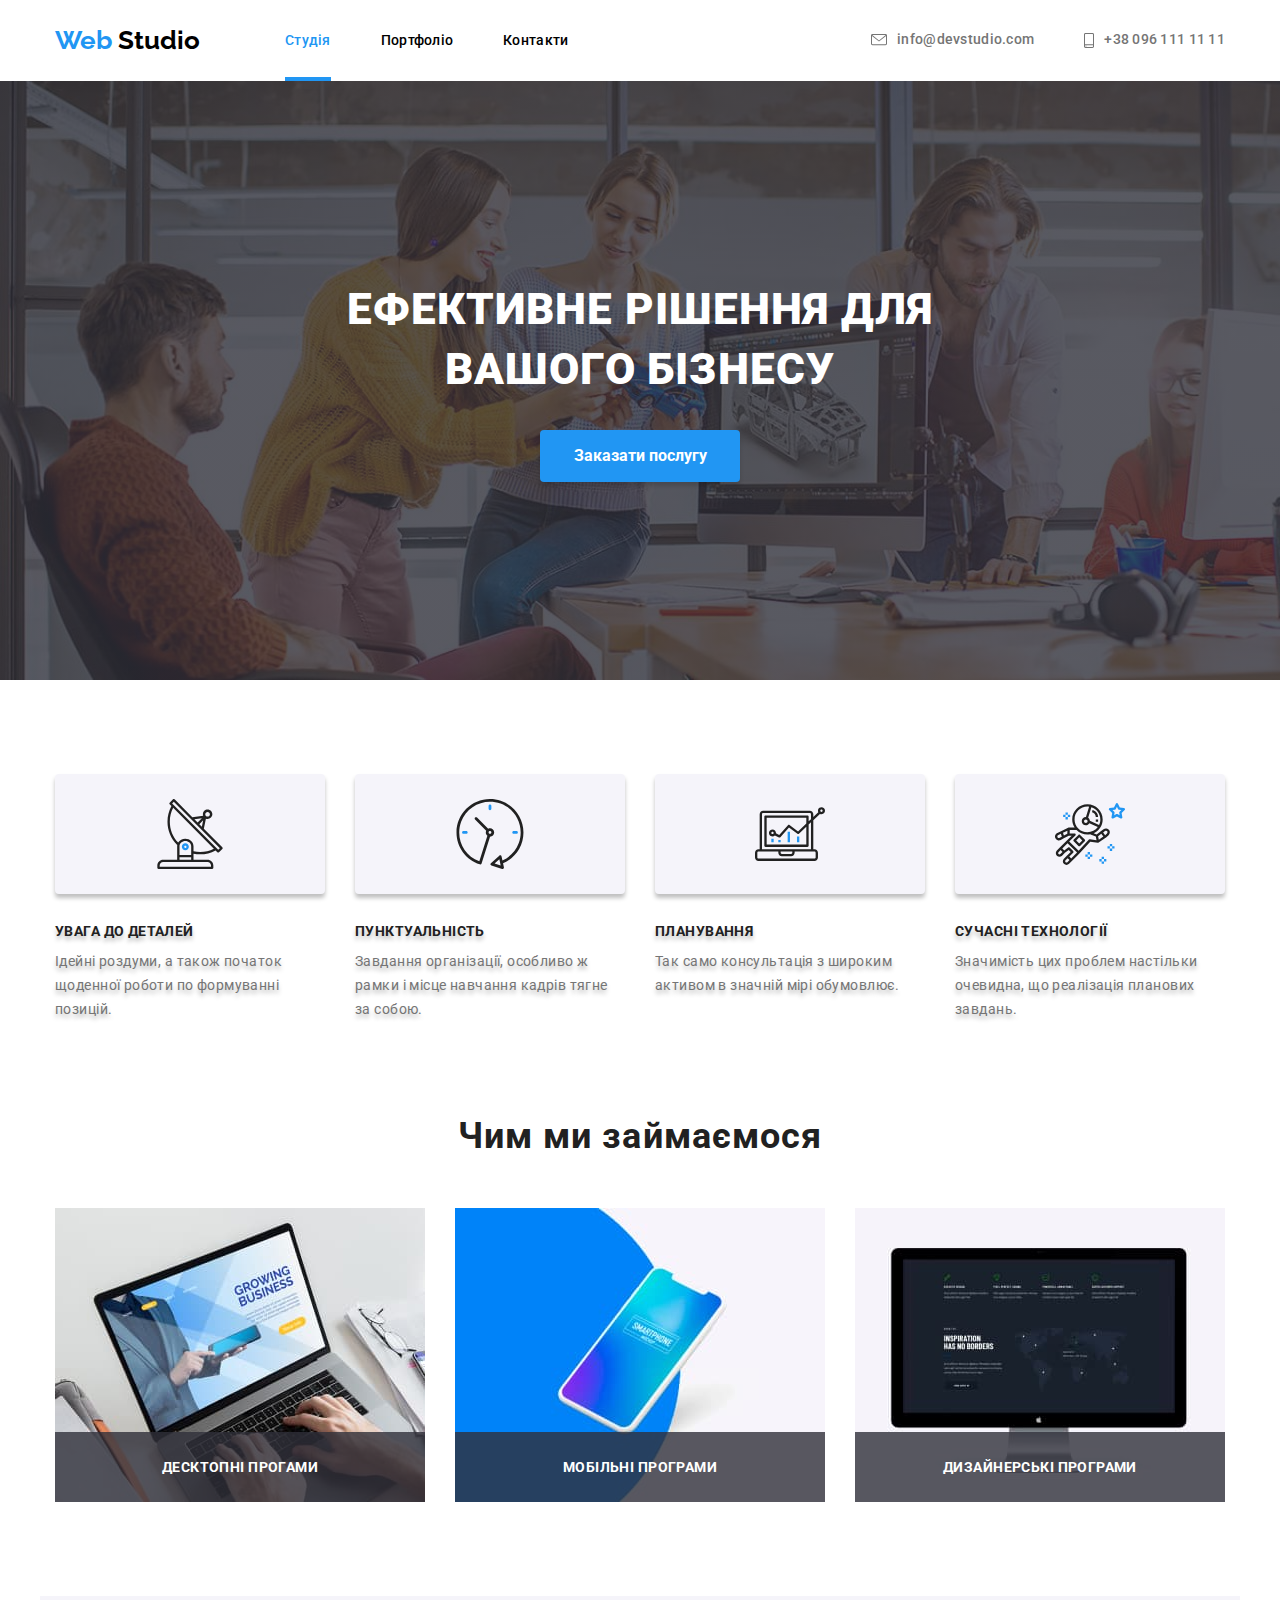
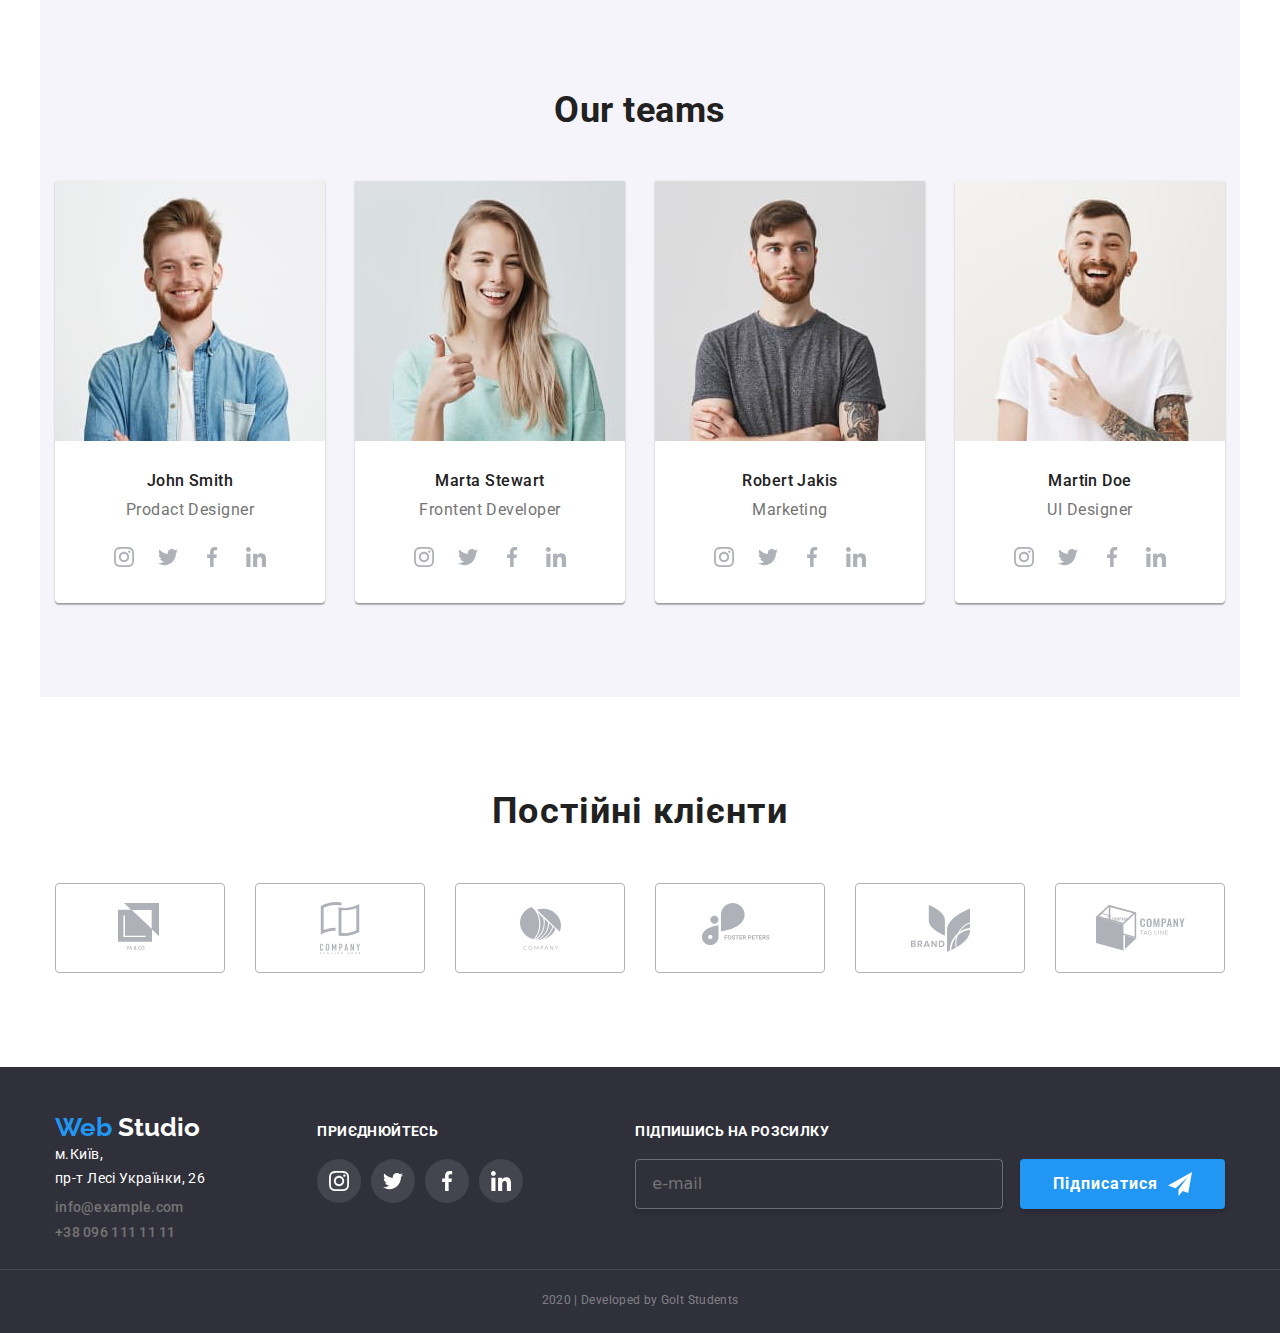
<file: index.html>
<!DOCTYPE html>
<html lang="ru">

<head>
  <meta charset="UTF-8">
  <meta name="viewport" content="width=device-width, initial-scale=1.0">
  <title>GoIt-Markup-HW-7</title>
  <link rel="stylesheet"
    href="https://fonts.googleapis.com/css2?family=Raleway:wght@700&family=Roboto:wght@400;500;700;900&display=swap">
  <link rel="stylesheet" href="./css/styles.min.css">
</head>


<body>

  <header>
    <!----------------------------navigation container---------------------------------------->
    <div class="container container__header">

      <nav class="header-nav">
        <a href="./index.html" class="logo-link">
          <span class="logo-accent"> Web </span>
          <span> Studio </span>
        </a>
        <!-- -----------------------------------end logo------------------------------------- -->
      
        <!---------------------------------- main navigation ----------------------------------->
        <ul class="site-nav">
          <li class=" site-nav__item ">
             <a class=" site-nav__link site-nav__link--active" 
             href="index.html"> Студія </a>
          </li>

          <li class=" site-nav__item ">
             <a class=" site-nav__link" href="portfolio.html"> Портфоліо </a></li>

          <li class=" site-nav__item ">
             <a class=" site-nav__link" href=""> Контакти </a></li>
        </ul>
      </nav>

        <!--------------------------------end main navigation---------------------------------  -->

        <!---------------------------- address mail and phone ------------------------------------>

        <address class="header-address">
          <ul class="address-nav">
            <li class="address-nav__item"><a href="mailto:info@devstudio.com" class="address-nav__link">
                <svg class="address-nav__icon-mail">
                  <use href="./images/sprite.svg#icon-mail"></use>
                </svg>
                info@devstudio.com </a>
            </li>
            <li class="address-nav__item"><a href="tel:+38096111111" class="address-nav__link">
                <svg class="address-nav__icon-phone">
                  <use href="./images/sprite.svg#icon-phone"></use>
                </svg>
                +38 096 111 11 11</a>
            </li>
          </ul>
        </address>
      

      <!-------------------------end address mail and phone----------------------------  -->

    </div>
    <!-----------------------------------------end navigation----------------------------  -->
  </header>
  <!---------------------------------------end header------------------------------  -->




  <!--main section  -->

  <main>

    <!-- banner -->
    <section class="banner">
      <h1 class="banner__title">Ефективне рішення для вашого бізнесу </h1>
      <button data-modal-open class="banner__botton"> Заказати послугу </button>
    </section>


    <div class="backdrop is-hidden" data-backdrop>
      <div class="modal">

        <button data-modal-close class="modal__botton">
          <svg class="modal__icon">
            <use href="./images/sprite.svg#icon-x"></use>
          </svg>
        </button>

        <h2 class="modal__title">Залиште свої дані ми вам передзвонимо</h2>

        <form autocomplete="off">
          <div class="form">
            <div class="form-field">
              <input class="form-field__input" type="text" name="name" id="name" placeholder=" ">
              <label class="form-field__label" for="name"> Ім'я</label>
              <svg class="form-field__icon">
                <use href="./images/sprite.svg#icon-person"></use>
              </svg>
            </div>

            <div class="form-field">
              <input class="form-field__input" type="tel" name="phone" id="phone" placeholder=" ">
              <label class="form-field__label" for="phone">Телефон</label>
              <svg class="form-field__icon">
                <use href="./images/sprite.svg#icon-telefon"></use>
              </svg>
            </div>

            <div class="form-field">
              <input class="form-field__input" type="email" name="mail" id="mail" placeholder=" ">
              <label class="form-field__label" for="mail"> Пошта</label>
              <svg class="form-field__icon">
                <use href="./images/sprite.svg#icon-email"></use>
              </svg>
            </div>

            <div class="form-field">
              <textarea class="form-field__area" name="textarea" placeholder="Коментарі"></textarea>
            </div>
          </div>


          <label class="checkbox-field">
            <input class="checkbox-field__input" type="checkbox" name="tick" id="accept">
            <svg class="checkbox-field__icon"></svg>
            <use href="./images/sprite.svg#icon-check"></use>
            </svg>
            Погоджуюся з розсилкою та приймаю <a class="checkbox-field__link" href="">Умови договору</a>
          </label>

            <button type="submit" class="button-submit">
              Відправити
            </button>
        </form>

      </div>
    </div>
    <!-- -----------------------------------Banner__end-------------------------------- -->
    <!-------------------------------------Featuras__end--------- ------------------------------ -->

<section class="container features">
  
    <h2 class="features__title"> Як це працює </h2>
    <ul class="features__list">
      <li class="list features__item">
        <div class="style">
          <svg class="features__icon">
            <use href="./images/sprite.svg#icon-antenna"></use>
          </svg>
        </div>
        <h3 class="features__subtitle"> увага до деталей</h3>
        <p class="features__text">Ідейні роздуми, а також початок щоденної роботи по формуванні позицій.</p>
      </li>
    
      <li class="features__item">
        <div class="style">
          <svg class="features__icon">
            <use href="./images/sprite.svg#icon-clock"></use>
          </svg>
        </div>
        <h3 class="features__subtitle">пунктуальність</h3>
        <p class="features__text">Завдання організації, особливо ж рамки і місце навчання кадрів тягне за собою.</p>
      </li>
    
      <li class="features__item">
        <div class="style">
          <svg class="features__icon">
            <use href="./images/sprite.svg#icon-diagrama"></use>
          </svg>
        </div>
        <h3 class="features__subtitle"> планування </h3>
        <p class="features__text">Так само консультація з широким активом в значній мірі обумовлює.</p>
      </li>
    
      <li class="features__item">
        <div class="style">
          <svg class="features__icon">
            <use href="./images/sprite.svg#icon-astronaut"></use>
          </svg>
        </div>
        <h3 class="features__subtitle"> сучасні технології</h3>
        <p class="features__text">Значимість цих проблем настільки очевидна, що реалізація планових завдань.</p>
      </li>
    </ul>
  
</section>
  <!-------------------------------------------Features---------------------  -->
  <!-- --------------------------------------Job  direction----------------- -->
  <section class="container job-direction">

    <h2 class="job-direction__title">Чим ми займаємося</h2>

    <ul class=" job-direction__list">

      <li class="job-direction__item">
        <a href="" class="job-direction__link">
          <img src="./images/desktopapp.jpg" alt="desktopapp" class="job-direction__picture" />
          <div class="job-direction__position">
            <h3 class="job-direction__text"> десктопні прогами </h3>
        </a>
        </div>
      </li>
  
      <li class="job-direction__item">
        <a href="" class="job-direction__link">
          <img src="./images/phonesapp.jpg" alt="phonesapp" class="job-direction__picture" />
          <div class="job-direction__position">
            <h3 class="job-direction__text"> мобільні програми</h3>
        </a>
        </div>
      </li>
  
      <li class="job-direction__item">
        <a href="" class="job-direction__link">
          <img src="./images/design.jpg" alt="design" class="job-direction__picture" />
          <div class="job-direction__position">
            <h3 class="job-direction__text"> дизайнерські програми </h3>
        </a>
        </div>
      </li>
    </ul>
  </section>
<!-- ----------------------------------------Job-direction__end --------------------->

    <!-- Our teams -->
    <section lang="en" class="container container-teams">
    
      <h2 class="container-teams__title"> Our teams </h2>
    
      <ul class="container-teams__list ">
        <li class="container-teams__item">
          <a href="" class="container-teams__link">
            <img src="./images/prodactdesigner.jpg" alt="prodactdesigner" class="container-teams__photo" /></a>
          <div class="about-stuff">
            <h3 class="about-stuff__name">John Smith</h3>
            <p class="about-stuff__profession">Prodact Designer</p>
    
            <ul class="staff-social__list">
              <li class="staff-social__item">
                <a href="" class="staff-social__link">
                  <svg class="staff-social__icon">
                    <use href="./images/sprite.svg#icon-instagram"></use>
                  </svg>
                </a></li>
              <li class="staff-social__item">
                <a href="" class="staff-social__link">
                  <svg class="staff-social__icon">
                    <use href="./images/sprite.svg#icon-twitter"></use>
                  </svg>
                </a></li>
              <li class="staff-social__item">
                <a href="" class="staff-social__link">
                  <svg class="staff-social__icon">
                    <use href="./images/sprite.svg#icon-facebook"></use>
                  </svg>
                </a></li>
              <li class="staff-social__item">
                <a href="" class="staff-social__link">
                  <svg class="staff-social__icon">
                    <use href="./images/sprite.svg#icon-linkedin"></use>
                  </svg>
                </a></li>
            </ul>
          </div>
        </li>
    
        <li class="container-teams__item">
          <a href="" class="container-teams__link">
            <img src="./images/frontentdeveloper.jpg" alt="frontentdeveloper" class="container-teams__photo" />
          </a>
          <div class="about-staff">
            <h3 class="about-stuff__name">Marta Stewart</h3>
            <p class="about-stuff__profession">Frontent Developer</p>
    
            <ul class="staff-social__list">
              <li class="staff-social__item">
                <a href="" class="staff-social__link">
                  <svg class="staff-social__icon">
                    <use href="./images/sprite.svg#icon-instagram"></use>
                  </svg>
                </a></li>
    
              <li class="staff-social__item">
                <a href="" class="staff-social__link">
                  <svg class="staff-social__icon">
                    <use href="./images/sprite.svg#icon-twitter"></use>
                  </svg>
                </a></li>
    
              <li class="staff-social__item">
                <a href="" class="staff-social__link">
                  <svg class="staff-social__icon">
                    <use href="./images/sprite.svg#icon-facebook"></use>
                  </svg>
                </a></li>
    
              <li class="staff-social__item">
                <a href="" class="staff-social__link">
                  <svg class="staff-social__icon">
                    <use href="./images/sprite.svg#icon-linkedin"></use>
                  </svg>
                </a></li>
            </ul>
        </li>
        
        <li class="container-teams__item">
          <a href="" class="container-teams__link">
            <img src="./images/marketing.jpg" alt="marketing" class="container-teams__photo" /></a>
          <div class="about-staff">
            <h3 class="about-stuff__name">Robert Jakis</h3>
            <p class="about-stuff__profession">Marketing</p>
    
            <ul class="staff-social__list">
              <li class="staff-social__item">
                <a href="" class="staff-social__link">
                  <svg class="staff-social__icon">
                    <use href="./images/sprite.svg#icon-instagram"></use>
                  </svg>
                </a></li>
    
              <li class="staff-social__item">
                <a href="" class="staff-social__link">
                  <svg class="staff-social__icon">
                    <use href="./images/sprite.svg#icon-twitter"></use>
                  </svg>
                </a></li>
    
              <li class="staff-social__item">
                <a href="" class="staff-social__link">
                  <svg class="staff-social__icon">
                    <use href="./images/sprite.svg#icon-facebook"></use>
                  </svg>
                </a></li>
    
              <li class="staff-social__item">
                <a href="" class="staff-social__link">
                  <svg class="staff-social__icon">
                    <use href="./images/sprite.svg#icon-linkedin"></use>
                  </svg>
                </a></li>
            </ul>
          </div>
        </li>
    
                <li class="container-teams__item">
          <a href="" class="container-teams__link">
            <img src="./images/uidesigner.jpg" alt="uidesigner" class="container-teams__photo" /></a>
          <div class="about-staff">
            <h3 class="about-stuff__name">Martin Doe</h3>
            <p class="about-stuff__profession">UI Designer</p>
    
            <ul class="staff-social__list">
              <li class="staff-social__item">
                <a href="" class="staff-social__link">
                  <svg class="staff-social__icon">
                    <use href="./images/sprite.svg#icon-instagram"></use>
                  </svg>
                </a></li>
    
              <li class="staff-social__item">
                <a href="" class="staff-social__link">
                  <svg class="staff-social__icon">
                    <use href="./images/sprite.svg#icon-twitter"></use>
                  </svg>
                </a></li>
    
              <li class="staff-social__item">
                <a href="" class="staff-social__link">
                  <svg class="staff-social__icon">
                    <use href="./images/sprite.svg#icon-facebook"></use>
                  </svg>
                </a></li>
    
              <li class="staff-social__item">
                <a href="" class="staff-social__link">
                  <svg class="staff-social__icon">
                    <use href="./images/sprite.svg#icon-linkedin"></use>
                  </svg>
                </a></li>
            </ul>
          </div>
        </li>
      </ul>
      </div>
        </section>



    <!-- -----------------------------custumers----------------------------------------->
    <section class="container custumers">

      <h2 class="custumers__title">Постійні клієнти</h2>

      <ul class="custumers__list">
        <li class="custumers__item">
          <a href="" class="custumers__link">
            <svg class="custumers__icon" width="45" height="50">
              <use href="./images/sprite.svg#icon-clientfirst"></use>
            </svg>
          </a>
        </li>
        <li class="custumers__item">
          <a href="" class="custumers__link">
            <svg class="custumers__icon" width="40" height="52">
              <use href="./images/sprite.svg#icon-clientsecond"></use>
            </svg>
          </a>
        </li>
        <li class="custumers__item">
          <a href="" class="custumers__link">
            <svg class="custumers__icon" width="41" height="43">
              <use href="./images/sprite.svg#icon-clientthird"></use>
            </svg>
          </a>
        </li>
        <li class="custumers__item">
          <a href="" class="custumers__link">
            <svg class="custumers__icon" width="84" height="51">
              <use href="./images/sprite.svg#icon-clientfourth"></use>
            </svg>
          </a>
        </li>
        <li class="custumers__item">
          <a href="" class="custumers__link">
            <svg class="custumers__icon" width="59" height="47">
              <use href="./images/sprite.svg#icon-clientfifth"></use>
            </svg>
          </a>
        </li>
        <li class="custumers__item">
          <a href="" class="custumers__link">
            <svg class="custumers__icon" width="89" height="46">
              <use href="./images/sprite.svg#icon-clientsixth"></use>
            </svg>
          </a>
        </li>
      </ul>

    </section>

  </main>

<!---------------------------------------footer--------------------------------------------------->

<footer class="footer-page">
  <div class="container footer-area">
    <!-- logo -->

    <div class="area-first">

      <a href="./index.html" class="logo-link logo-link--inverse">
        <span class="logo-accent">Web </span>
        <span > Studio </span>
      </a>

      <!--Адреси  -->
      <address>
        <ul class="address-footer">
          <li class="address-foter__item address"><span class="footer-address__text"> м.Київ,<br /> пр-т Лесі Українки,
              26 </span> </li>
          <li class="address-foter__item link"><a href="mailto:info@example.com" class="address-footer__link">
              info@example.com</a></li>
          <li class="address-foter__item link"><a href="tel:+38096111111" class="address-footer__link">+38 096 111 11
              11</a></li>
        </ul>
      </address>

    </div>

    <!-- Долучись до нас в соцмережу -->

    <div class="area-second">

      <p class="area-second__title">Приєднюйтесь</p>

      <ul class="footer-socials">
        <li class="footer-socials__item"><a href="" class="footer-socials__link">
            <svg class="footer-socials__icon">
              <use href="./images/sprite.svg#icon-instagram"></use>
            </svg>
          </a></li>
        <li class="footer-socials__item"><a href="" class="footer-socials__link">
            <svg class="footer-socials__icon">
              <use href="./images/sprite.svg#icon-twitter"></use>
            </svg>
          </a></li>
        <li class="footer-socials__item"><a href="" class="footer-socials__link">
            <svg class="footer-socials__icon">
              <use href="./images/sprite.svg#icon-facebook"></use>
            </svg>
          </a></li>
        <li class="footer-socials__item"><a href="" class="footer-socials__link">
            <svg class="footer-socials__icon">
              <use href="./images/sprite.svg#icon-linkedin"></use>
            </svg>
          </a></li>
      </ul>
    </div>



    <div class="area-third">

      <p class="area-third__title">Підпишись на розсилку</p>

      <form class="footer-form">
        <label for="footer-form__label">
          <input class="footer-form__input" type=email name="email" placeholder="e-mail">
          <button class="footer-form__botton">
            Підписатися
            <svg class="footer-form__icon">
              <use href="./images/sprite.svg#icon-send"></use>
            </svg>
          </button>
        </label>
      </form>
    </div>
  </div>


  <p class="copyright">2020 | Developed by GoIt Students</p>

</footer>

  <script src="./js/modal.js"></script>
</body>

</html>
</file>
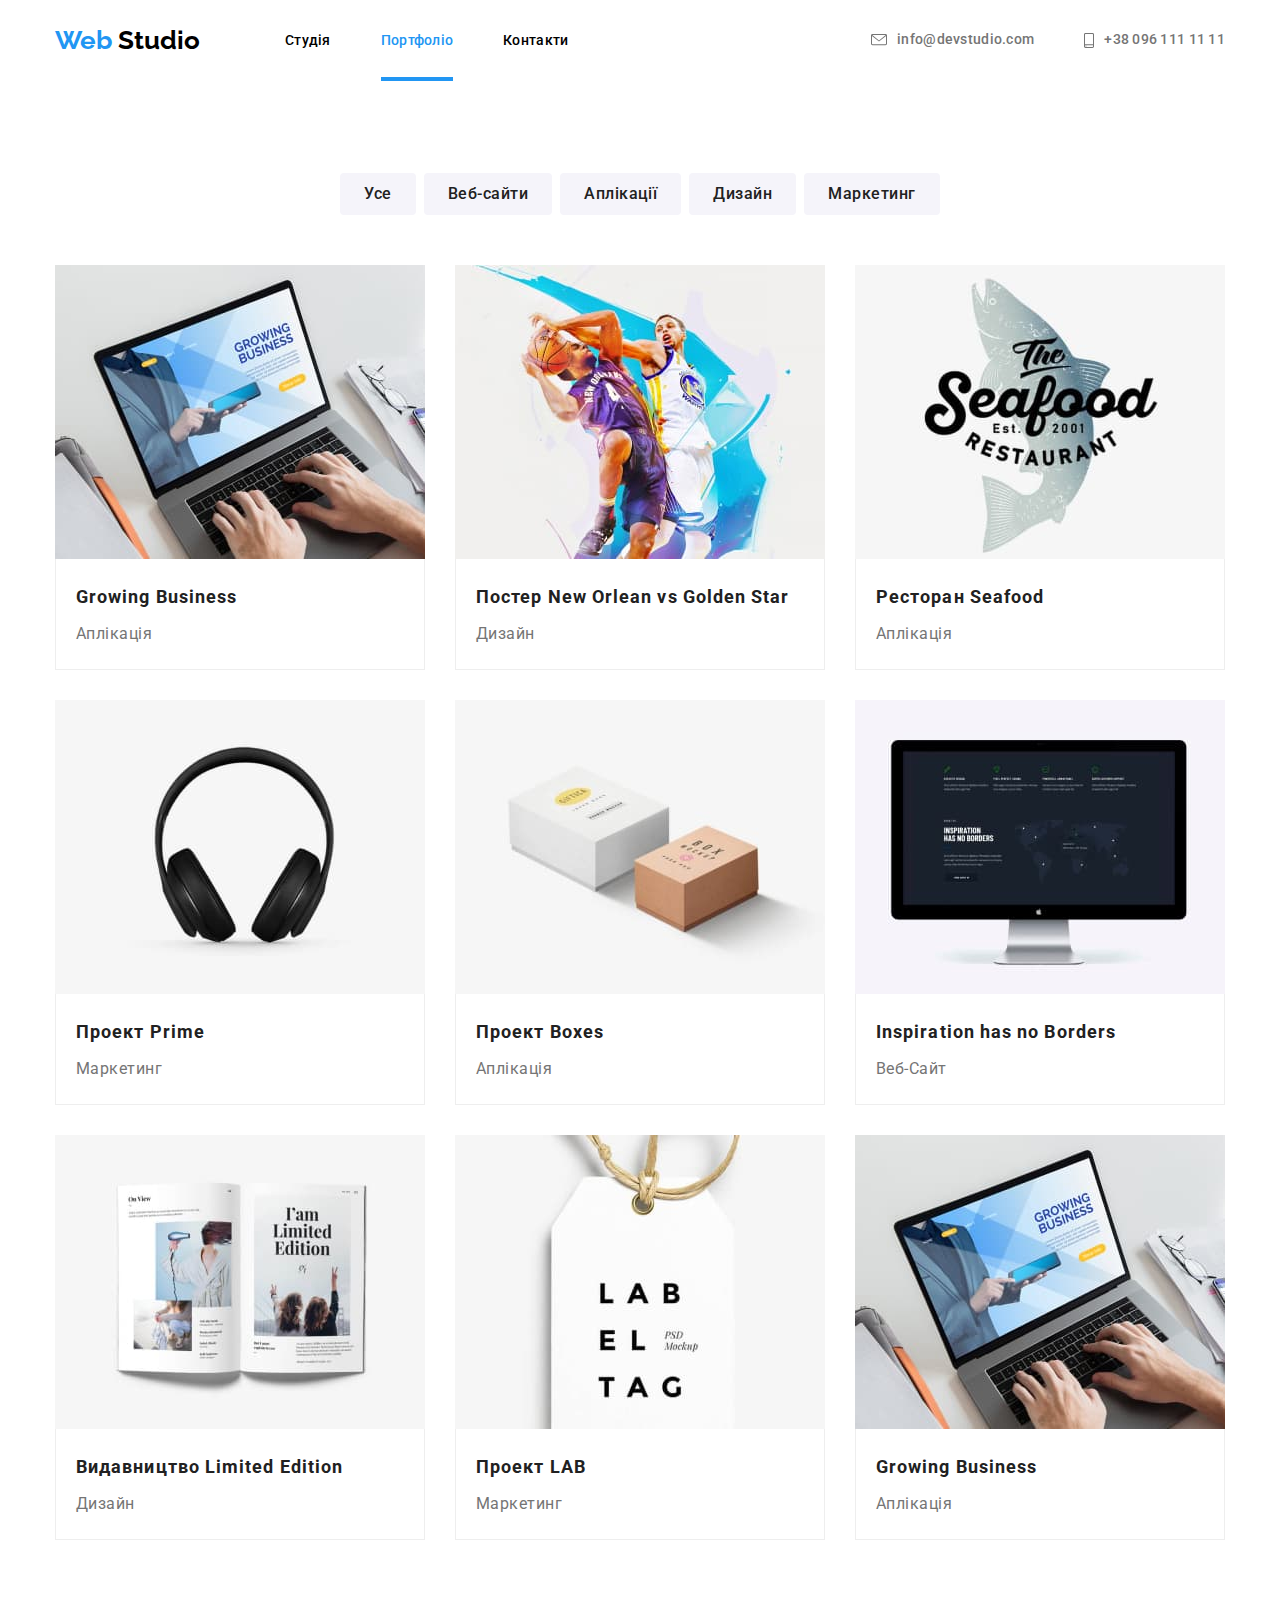
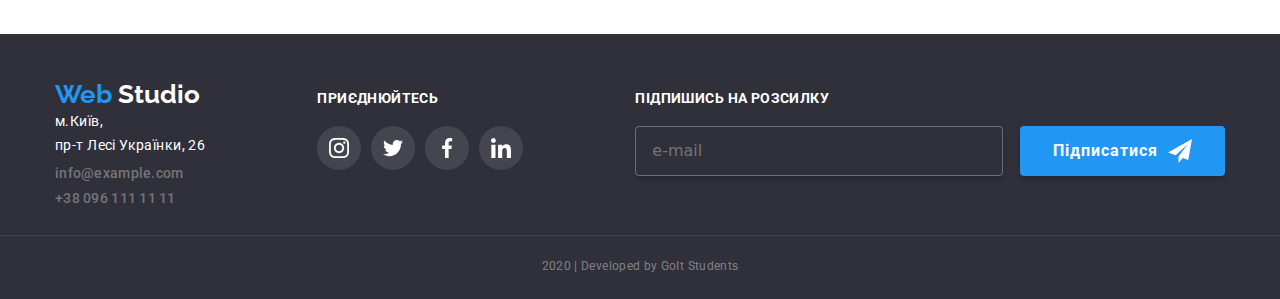
<file: portfolio.html>
<!DOCTYPE html>
<html lang="ru">

<head>
  <meta charset="UTF-8">
  <meta name="viewport" content="width=device-width, initial-scale=1.0">
  <title>GoIt-Markup-HW-7</title>
  <link rel="stylesheet"
    href="https://fonts.googleapis.com/css2?family=Raleway:wght@700&family=Roboto:wght@400;500;700;900&display=swap">
  <link rel="stylesheet" href="./css/styles.min.css">
</head>

<body>

  <header>
    <!----------------------------navigation container---------------------------------------->
    <div class="container container__header">
  
      <nav class="header-nav">
        <a href="./index.html" class="logo-link">
          <span class="logo-accent"> Web </span>
          <span> Studio </span>
        </a>
        <!-- -----------------------------------end logo------------------------------------- -->
  
        <!---------------------------------- main navigation ----------------------------------->
        <ul class="list-style site-nav">
          <li class="site-nav__item"><a class="site-nav__link" href="index.html"> Студія </a></li>
          <li class="site-nav__item"><a class="site-nav__link site-nav__link--active" 
            href="portfolio.html"> Портфоліо
            </a></li>
          <li class="site-nav__item"><a class="site-nav__link" href=""> Контакти </a></li>
        </ul>
      </nav>
  
      <!--------------------------------end main navigation---------------------------------  -->
  
      <!---------------------------- address mail and phone ------------------------------------>
      <address class="header-address">
        <ul class="address-nav">
          <li class="address-nav__item"><a href="mailto:info@devstudio.com" class="address-nav__link">
              <svg class="address-nav__icon-mail">
                <use href="./images/sprite.svg#icon-mail"></use>
              </svg>
              info@devstudio.com </a>
          </li>
          <li class="address-nav__item"><a href="tel:+38096111111" class="address-nav__link">
              <svg class="address-nav__icon-phone">
                <use href="./images/sprite.svg#icon-phone"></use>
              </svg>
              +38 096 111 11 11</a>
          </li>
        </ul>
      </address>
  
  
      <!-------------------------end address mail and phone----------------------------  -->
  
    </div>
  </header>
  <!---------------------------------------end header------------------------------  -->

  <!-- main -->
<main>

  <h1 class="off">Портфоліо</h1>
  <section>
    <div class="container buttons">
      <ul class="buttons__list">
        <li class="buttons__item"><button class="button-radio">Усе</button></li>
        <li class="buttons__item"><button class="button-radio">Веб-сайти</button></li>
        <li class="buttons__item"><button class="button-radio">Аплікації</button></li>
        <li class="buttons__item"><button class="button-radio">Дизайн</button></li>
        <li class="buttons__item"><button class="button-radio">Маркетинг</button></li>
      </ul>
    </div>
  </section>



  <section class="container portfolio">
    <ul class="portfolio__list">
      <li class="portfolio__item">
<article>
          <a href="" class="product__link">
            <div class="product__container">
              <img src="./images/growing.jpg" alt="growing" class="product__icon" />
              <div class="product__position">
                <p class="product__kryak">
                  Технокряк это современная площадка распространения коронавируса. Компании используютэту платформу для
                  цифрового
                  шпионажа и атак на защищённые сервера конкурентов.
                </p>
              </div>
            </div>
            <div class="product__meta">
              <h2 class="product__title"> Growing Business </h2>
              <p class="product__text"> Аплікація </p>
            </div>
          </a>
</article>
      </li>


      <li class="portfolio__item">
<article>
          <a href="" class="product__link">
            <div class="product__container">
              <img src="./images/poster.jpg" alt="poster" class="product__icon" />
              <div class="product__position">
                <p class="product__kryak">
                  Технокряк это современная площадка распространения коронавируса. Компании используютэту платформу для
                  цифрового
                  шпионажа и атак на защищённые сервера конкурентов.
                </p>
              </div>
            </div>
            <div class="product__meta">
              <h2 class="product__title"> Постер New Orlean vs Golden Star </h2>
              <p class="product__text"> Дизайн </p>
            </div>
          </a>
</article>
      </li>

      <li class="portfolio__item">
<article>
          <a href="" class="product__link">
            <div class="product__container">
              <img src="./images/seafood.jpg" alt="seafood" class="product__icon" />
              <div class="product__position">
                <p class="product__kryak">
                  Технокряк это современная площадка распространения коронавируса. Компании используютэту платформу для
                  цифрового
                  шпионажа и атак на защищённые сервера конкурентов.
                </p>
              </div>
            </div>
            <div class="product__meta">
              <h2 class="product__title"> Ресторан Seafood </h2>
              <p class="product__text"> Аплікація </p>
            </div>
          </a>
</article>
      </li>

      <li class="portfolio__item">
<article>
          <a href="" class="product__link">
            <div class="product__container">
              <img src="./images/prime.jpg" alt="prime" class="product__icon" />
              <div class="product__position">
                <p class="product__kryak">
                  Технокряк это современная площадка распространения коронавируса. Компании используютэту платформу для
                  цифрового
                  шпионажа и атак на защищённые сервера конкурентов.
                </p>
              </div>
            </div>
            <div class="product__meta">
              <h2 class="product__title"> Проект Prime </h2>
              <p class="product__text"> Маркетинг </p>
            </div>
          </a>
</article>
      </li>

      <li class="portfolio__item">
<article>
          <a href="" class="product__link">
            <div class="product__container">
              <img src="./images/boxes.jpg" alt="boxes" class="product__icon" />
              <div class="product__position">
                <p class="product__kryak">
                  Технокряк это современная площадка распространения коронавируса. Компании используютэту платформу для
                  цифрового
                  шпионажа и атак на защищённые сервера конкурентов.
                </p>
              </div>
            </div>
            <div class="product__meta">
              <h2 class="product__title"> Проект Boxes </h2>
              <p class="product__text"> Аплікація </p>
            </div>
          </a>
</article>
      </li>

      <li class="portfolio__item">
<article class="product">
          <a href="" class="product__link">
            <div class="product__container">
              <img src="./images/inspiration.jpg" alt="inspiration" class="product__icon" />
              <div class="product__position">
                <p class="product__kryak">
                  Технокряк это современная площадка распространения коронавируса. Компании используютэту платформу для
                  цифрового
                  шпионажа и атак на защищённые сервера конкурентов.
                </p>
              </div>
            </div>
            <div class="product__meta">
              <h2 class="product__title"> Inspiration has no Borders </h2>
              <p class="product__text"> Веб-Сайт </p>
            </div>
          </a>
</article>
      </li>

      <li class="portfolio__item">
<article>
          <a href="" class="product__link">
            <div class="product__container">
              <img src="./images/limited.jpg" alt="limited" class="product__icon" />
              <div class="product__position">
                <p class="product__kryak">
                  Технокряк это современная площадка распространения коронавируса. Компании используютэту платформу для
                  цифрового
                  шпионажа и атак на защищённые сервера конкурентов.
                </p>
              </div>
            </div>
            <div class="product__meta">
              <h2 class="product__title"> Видавництво Limited Edition </h2>
              <p class="product__text"> Дизайн </p>
            </div>
          </a>
</article>
      </li>

      <li class="portfolio__item">
<article>
          <a href="" class="product__link">
            <div class="product__container">
              <img src="./images/lab.jpg" alt="lab" class="product__icon" />
              <div class="product__position">
                <p class="product__kryak">
                  Технокряк это современная площадка распространения коронавируса. Компании используютэту платформу для
                  цифрового
                  шпионажа и атак на защищённые сервера конкурентов.
                </p>
              </div>
            </div>
            <div class="product__meta">
              <h2 class="product__title"> Проект LAB </h2>
              <p class="product__text"> Маркетинг </p>
            </div>
          </a>
</article>
      </li>

      <li class="portfolio__item">
<article>
          <a href="" class="product__link">
            <div class="product__container">
              <img src="./images/growing.jpg" alt="growing" class="product__icon" />
              <div class="product__position">
                <p class="product__kryak">
                  Технокряк это современная площадка распространения коронавируса. Компании используютэту платформу для
                  цифрового
                  шпионажа и атак на защищённые сервера конкурентов.
                </p>
              </div>
            </div>
            <div class="product__meta">
              <h2 class="product__title"> Growing Business </h2>
              <p class="product__text"> Аплікація </p>
            </div>
          </a>
</article>
      </li>
    </ul>
  </section>
</main>



  <!---------------------------------------footer--------------------------------------------------->
  
  <footer class="footer-page">
    <div class="container footer-area">
      <!-- logo -->
  
      <div class="area-first">
  
        <a href="./index.html" class="logo-link logo-link--inverse">
          <span class="logo-accent"> Web </span>
          <span> Studio </span>
        </a>
  
        <!--Адреси  -->
        <address>
          <ul class="address-footer">
            <li class="address-foter__item address"><span class="footer-address__text"> м.Київ,<br /> пр-т Лесі Українки,
                26 </span> </li>
            <li class="address-foter__item link"><a href="mailto:info@example.com" class="address-footer__link">
                info@example.com</a></li>
            <li class="address-foter__item link"><a href="tel:+38096111111" class="address-footer__link">+38 096 111 11
                11</a></li>
          </ul>
        </address>
  
      </div>
  
      <!-- Долучись до нас в соцмережу -->
  
      <div class="area-second">
  
        <p class="area-second__title">Приєднюйтесь</p>
  
        <ul class="footer-socials">
          <li class="footer-socials__item"><a href="" class="footer-socials__link">
              <svg class="footer-socials__icon">
                <use href="./images/sprite.svg#icon-instagram"></use>
              </svg>
            </a></li>
          <li class="footer-socials__item"><a href="" class="footer-socials__link">
              <svg class="footer-socials__icon">
                <use href="./images/sprite.svg#icon-twitter"></use>
              </svg>
            </a></li>
          <li class="footer-socials__item"><a href="" class="footer-socials__link">
              <svg class="footer-socials__icon">
                <use href="./images/sprite.svg#icon-facebook"></use>
              </svg>
            </a></li>
          <li class="footer-socials__item"><a href="" class="footer-socials__link">
              <svg class="footer-socials__icon">
                <use href="./images/sprite.svg#icon-linkedin"></use>
              </svg>
            </a></li>
        </ul>
      </div>
  
  
  
      <div class="area-third">
  
        <p class="area-third__title">Підпишись на розсилку</p>
  
        <form class="footer-form">
          <label for="footer-form__label">
            <input class="footer-form__input" type=email name="email" placeholder="e-mail">
            <button class="footer-form__botton">
              Підписатися
              <svg class="footer-form__icon">
                <use href="./images/sprite.svg#icon-send"></use>
              </svg>
            </button>
          </label>
        </form>
      </div>
    </div>
  
  
    <p class="copyright">2020 | Developed by GoIt Students</p>
  
  </footer>
</body>

</html>
</file>
<file: css/styles.min.css>
/*! modern-normalize v0.7.0 | MIT License | https://github.com/sindresorhus/modern-normalize */*,*::before,*::after{-webkit-box-sizing:border-box;box-sizing:border-box}:root{-moz-tab-size:4;-o-tab-size:4;tab-size:4}html{line-height:1.15;-webkit-text-size-adjust:100%}body{margin:0}body{font-family:system-ui,-apple-system,"Segoe UI",Roboto,Helvetica,Arial,sans-serif,"Apple Color Emoji","Segoe UI Emoji"}hr{height:0}abbr[title]{-webkit-text-decoration:underline dotted;text-decoration:underline dotted}b,strong{font-weight:bolder}code,kbd,samp,pre{font-family:ui-monospace, SFMono-Regular, Consolas, 'Liberation Mono', Menlo, monospace;font-size:1em}small{font-size:80%}sub,sup{font-size:75%;line-height:0;position:relative;vertical-align:baseline}sub{bottom:-0.25em}sup{top:-0.5em}button,input,optgroup,select,textarea{font-family:inherit;font-size:100%;line-height:1.15;margin:0}button,select{text-transform:none}button,[type='button'],[type='reset'],[type='submit']{-webkit-appearance:button}button::-moz-focus-inner,[type='button']::-moz-focus-inner,[type='reset']::-moz-focus-inner,[type='submit']::-moz-focus-inner{border-style:none;padding:0}button:-moz-focusring,[type='button']:-moz-focusring,[type='reset']:-moz-focusring,[type='submit']:-moz-focusring{outline:1px dotted ButtonText}legend{padding:0}progress{vertical-align:baseline}[type='number']::-webkit-inner-spin-button,[type='number']::-webkit-outer-spin-button{height:auto}[type='search']{-webkit-appearance:textfield;outline-offset:-2px}[type='search']::-webkit-search-decoration{-webkit-appearance:none}::-webkit-file-upload-button{-webkit-appearance:button;font:inherit}summary{display:list-item}.site-nav,.address-nav,.features__list,.job-direction__list,.container-teams__list,.staff-social__list,.custumers__list,.buttons__list,.portfolio__list,.address-footer,.footer-socials{padding:0px;margin:0;list-style:none}img{display:block}body{background:var(--primary-white-color);padding-top:80px}h1,h2,h3,h4,h5,h6,p{margin:0px}textarea{display:block}.container{width:1200px;margin-right:auto;margin-left:auto;padding-right:15px;padding-left:15px}header{position:fixed;top:0px;left:0px;width:100%;z-index:10;background-color:#ffffff}.container__header{display:-webkit-box;display:-ms-flexbox;display:flex;-webkit-box-pack:center;-ms-flex-pack:center;justify-content:center;-webkit-box-align:center;-ms-flex-align:center;align-items:center}.header-nav{display:-webkit-box;display:-ms-flexbox;display:flex;-webkit-box-align:center;-ms-flex-align:center;align-items:center}.logo-link{display:block;text-decoration:none;color:#000;font-family:"Raleway",sans-serif;font-style:normal;font-weight:700;font-size:26px;line-height:1.19}.logo-link--inverse{color:#fff}.logo-accent{color:#2196F3}.site-nav{display:-webkit-box;display:-ms-flexbox;display:flex;margin-left:85px}.site-nav__item+.site-nav__item{margin-left:50px}.site-nav__link{display:block;position:relative;font-family:"Roboto",sans-serif;font-style:normal;color:var(--main-color);font-size:14px;font-weight:500;line-height:1.20;letter-spacing:0.02em;text-decoration:none;-webkit-transition-duration:250ms;transition-duration:250ms;-webkit-transition-timing-function:cubic-bezier(0.4, 0, 0.2, 1);transition-timing-function:cubic-bezier(0.4, 0, 0.2, 1);padding-top:32px;padding-bottom:32px}.site-nav__link:hover,.site-nav__link:focus{color:#2196F3}.site-nav__link--active{color:#2196F3}.site-nav__link--active::after{content:"";display:block;position:absolute;bottom:0;left:0;width:100%;border:2px solid #2196F3}.header-address{margin-left:auto}.address-nav{display:-webkit-box;display:-ms-flexbox;display:flex}.address-nav__item+.address-nav__item{margin-left:50px}.address-nav__link{display:-webkit-box;display:-ms-flexbox;display:flex;-webkit-box-align:center;-ms-flex-align:center;align-items:center;font-family:"Roboto",sans-serif;font-style:normal;font-weight:500;font-size:14px;line-height:1.14;letter-spacing:0.02em;color:#757575;text-decoration:none;-webkit-transition-duration:250ms;transition-duration:250ms;-webkit-transition-timing-function:cubic-bezier(0.4, 0, 0.2, 1);transition-timing-function:cubic-bezier(0.4, 0, 0.2, 1);padding-top:32px;padding-bottom:32px}.address-nav__link:hover,.address-nav__link:focus{color:#2196F3}.address-nav__icon-mail{width:16px;height:12px;margin-right:10px;fill:currentColor}.address-nav__icon-phone{width:10px;height:15px;margin-right:10px;fill:currentColor}.banner{text-align:center;font-family:"Roboto",sans-serif;font-style:normal;color:#fff;letter-spacing:0.06em;max-width:1600px;height:600px;margin-left:auto;margin-right:auto;background-color:rgba(47,48,58,0.8);background-image:-webkit-gradient(linear, left top, left bottom, from(rgba(47,48,58,0.8)), to(rgba(47,48,58,0.8))),url(../css/images/hero-background.jpg);background-image:linear-gradient(rgba(47,48,58,0.8), rgba(47,48,58,0.8)),url(../css/images/hero-background.jpg)}.banner__title{width:696px;margin-right:auto;margin-left:auto;padding-top:200px;font-weight:900;font-size:44px;line-height:1.36;text-transform:uppercase;margin-bottom:30px}.banner__botton{display:inline-block;padding:10px 32px;border:1px solid transparent;border-radius:4px;-webkit-transition-duration:250ms;transition-duration:250ms;-webkit-transition-timing-function:cubic-bezier(0.4, 0, 0.2, 1);transition-timing-function:cubic-bezier(0.4, 0, 0.2, 1);min-width:200px;color:#fff;background:#2196F3;font-weight:700;font-size:16px;line-height:1.87;text-decoration:none;-webkit-box-shadow:0px 4px 4px rgba(0,0,0,0.15);box-shadow:0px 4px 4px rgba(0,0,0,0.15)}.banner__botton:hover,.banner__botton:focus{background:#188CE8}.features{padding-top:94px;font-family:"Roboto",sans-serif;font-style:normal}.features__title{position:absolute;width:1px;height:1px;margin:-1px;border:0;top:0;left:0;clip:rect(0 0 0 0);overflow:hidden;font-weight:700;font-size:36px;line-height:1.16;text-align:center;letter-spacing:0.03em;color:#212121}.features__list{display:-webkit-box;display:-ms-flexbox;display:flex}.features__item{margin-right:30px;width:270px}.features__item:last-child{margin-right:0px}.style{display:-webkit-box;display:-ms-flexbox;display:flex;-webkit-box-pack:center;-ms-flex-pack:center;justify-content:center;-webkit-box-align:center;-ms-flex-align:center;align-items:center;border-radius:4px;width:270px;height:120px;background-color:#F5F4FA;margin-bottom:30px;-webkit-box-shadow:0px 4px 4px rgba(0,0,0,0.25);box-shadow:0px 4px 4px rgba(0,0,0,0.25)}.features__icon{width:70px;height:70px}.features__subtitle{font-weight:700;font-size:14px;line-height:1.14;letter-spacing:0.03em;text-transform:uppercase;color:#212121;text-shadow:0px 4px 4px rgba(0,0,0,0.25);margin-bottom:10px}.features__text{font-weight:400;font-size:14px;line-height:1.71;letter-spacing:0.03em;color:#757575;width:270px;text-shadow:0px 4px 4px rgba(0,0,0,0.25)}.job-direction{padding-top:94px;padding-bottom:94px;font-family:"Roboto",sans-serif;font-style:normal}.job-direction__title{text-align:center;font-weight:700;font-size:36px;line-height:1.16;letter-spacing:0.03em;color:#212121;margin-bottom:50px}.job-direction__list{display:-webkit-box;display:-ms-flexbox;display:flex}.job-direction__item{display:block;width:370px;height:294px;margin-right:30px;position:relative}.job-direction__item:last-child{margin-right:0px}.job-direction__link{text-decoration:none}.job-direction__picture{width:370px;height:294px}.job-direction__position{position:absolute;width:100%;height:70px;background-color:rgba(47,48,58,0.8);bottom:0px;left:0px}.job-direction__text{text-align:center;padding:27px 82px;font-weight:700;font-size:14px;line-height:1.15;letter-spacing:0.03em;text-transform:uppercase;color:#fff}.container-teams{padding-top:94px;padding-bottom:94px;font-family:"Roboto",sans-serif;font-style:normal;letter-spacing:0.03em;background:#F5F4FA;text-align:center}.container-teams__title{font-weight:700;font-size:36px;line-height:1.16;text-align:center;color:#212121;margin-bottom:50px}.container-teams__list{display:-webkit-box;display:-ms-flexbox;display:flex}.container-teams__item{margin-right:30px;-webkit-box-shadow:0px 2px 1px rgba(0,0,0,0.2),0px 1px 1px rgba(0,0,0,0.14),0px 1px 3px rgba(0,0,0,0.12);box-shadow:0px 2px 1px rgba(0,0,0,0.2),0px 1px 1px rgba(0,0,0,0.14),0px 1px 3px rgba(0,0,0,0.12);background-color:#fff;border-bottom-right-radius:4px;border-bottom-left-radius:4px}.container-teams__item:last-child{margin-right:0px}.container-teams__photo{width:270px;height:260px}.about-stuff__name{font-weight:500;font-size:16px;line-height:1.19;color:#212121;padding-top:30px}.about-stuff__profession{font-weight:400;font-size:16px;line-height:1.19;color:#757575;margin-top:10px}.staff-social__list{display:-webkit-box;display:-ms-flexbox;display:flex;-webkit-box-pack:center;-ms-flex-pack:center;justify-content:center;-webkit-box-align:center;-ms-flex-align:center;align-items:center;margin-top:16px;padding-bottom:24px;margin-right:32px;margin-left:32px}.staff-social__link{display:-webkit-box;display:-ms-flexbox;display:flex;-ms-flex-pack:distribute;justify-content:space-around;-webkit-box-align:center;-ms-flex-align:center;align-items:center;width:44px;height:44px;border-radius:50%;-webkit-transition-duration:250ms;transition-duration:250ms;-webkit-transition-timing-function:cubic-bezier(0.4, 0, 0.2, 1);transition-timing-function:cubic-bezier(0.4, 0, 0.2, 1);cursor:-webkit-grab;cursor:grab}.staff-social__link:hover,.staff-social__link:focus{background-color:#2196F3}.staff-social__link:hover svg,.staff-social__link:focus svg{fill:#fff}.staff-social__icon{width:20px;height:20px;fill:#afb1b8;-webkit-transition:250ms cubic-bezier(0.4, 0, 0.2, 1);transition:250ms cubic-bezier(0.4, 0, 0.2, 1)}.custumers{font-family:"Roboto",sans-serif;font-style:normal;padding-top:94px;padding-bottom:94px}.custumers__title{font-weight:700;font-size:36px;line-height:1.16;letter-spacing:0.03em;text-align:center;color:#212121;margin-bottom:50px}.custumers__list{display:-webkit-box;display:-ms-flexbox;display:flex}.custumers__item{margin-right:30px}.custumers__item:last-child{margin-right:0}.custumers__link{display:-webkit-box;display:-ms-flexbox;display:flex;-webkit-box-pack:center;-ms-flex-pack:center;justify-content:center;-webkit-box-align:center;-ms-flex-align:center;align-items:center;border-radius:4px;-webkit-transition-duration:250ms;transition-duration:250ms;-webkit-transition-timing-function:cubic-bezier(0.4, 0, 0.2, 1);transition-timing-function:cubic-bezier(0.4, 0, 0.2, 1);border:1px solid #AFB1B8;width:170px;height:90px;cursor:-webkit-grab;cursor:grab}.custumers__link:hover,.custumers__linklink:focus{border-color:#2196F3}.custumers__link:hover .custumers__icon,.custumers__link:focus .custumers__icon{fill:#2196F3}.custumers__icon{fill:#afb1b8;-webkit-transition-duration:250ms;transition-duration:250ms;-webkit-transition-timing-function:cubic-bezier(0.4, 0, 0.2, 1);transition-timing-function:cubic-bezier(0.4, 0, 0.2, 1)}.backdrop{position:fixed;width:100%;height:100%;top:0px;left:0px;background:rgba(0,0,0,0.2);z-index:11;-webkit-transition:500ms cubic-bezier(0.4, 0, 0.2, 1);transition:500ms cubic-bezier(0.4, 0, 0.2, 1)}.backdrop.is-hidden{opacity:0;pointer-events:none}.modal{position:absolute;top:50%;left:50%;-webkit-transform:translate(-50%, -50%);transform:translate(-50%, -50%);width:528px;height:581px;background-color:#ffffff;-webkit-box-shadow:0px 2px 1px rgba(0,0,0,0.2),0px 1px 1px rgba(0,0,0,0.14),0px 1px 3px rgba(0,0,0,0.12);box-shadow:0px 2px 1px rgba(0,0,0,0.2),0px 1px 1px rgba(0,0,0,0.14),0px 1px 3px rgba(0,0,0,0.12);border-radius:4px;text-align:center}.modal__title{font-family:"Roboto",sans-serif;font-style:normal;font-weight:700;font-size:20px;line-height:23px;text-align:center;letter-spacing:0.03em;color:#212121;padding-top:40px;margin-bottom:30px}.modal__botton{position:absolute;display:-webkit-inline-box;display:-ms-inline-flexbox;display:inline-flex;-webkit-box-pack:center;-ms-flex-pack:center;justify-content:center;-webkit-box-align:center;-ms-flex-align:center;align-items:center;top:0;right:0;width:30px;height:30px;border-radius:50%;background:#fff;border:1px solid rgba(0,0,0,0.1);-webkit-transform:translate(-8px, 15px);transform:translate(-8px, 15px)}.modal__botton:hover .modal__icon{fill:#2196F3}.modal__icon{width:18px;height:18px;fill:#212121;-webkit-transition:250ms cubic-bezier(0.4, 0, 0.2, 1);transition:250ms cubic-bezier(0.4, 0, 0.2, 1)}.form{display:-webkit-box;display:-ms-flexbox;display:flex;-webkit-box-orient:vertical;-webkit-box-direction:normal;-ms-flex-direction:column;flex-direction:column}.form-field{position:relative;margin-left:41px;padding-right:41px;margin-bottom:28px;font-family:#757575;font-style:normal}.form-field:last-child{margin-bottom:20px}.form-field__input{width:100%;margin:0;padding-top:11px;padding-bottom:11px;text-indent:42px;border:1px solid rgba(33,33,33,0.2);border-radius:4px;outline:none;font-weight:700;font-size:14px;line-height:1.14;letter-spacing:0.01em;color:#757575;background-origin:border-box;-webkit-transition:250ms cubic-bezier(0.4, 0, 0.2, 1);transition:250ms cubic-bezier(0.4, 0, 0.2, 1)}.form-field__input:focus{border-color:#2196F3}.form-field__input:focus+.form-field__label,.form-field__input:not(:placeholder-shown)+.form-field__label{-webkit-transform:translateY(-40px) translateX(-26px);transform:translateY(-40px) translateX(-26px);color:#2196F3}.form-field__input:focus ~ .form-field__icon,.form-field__input:not(:placeholder-shown) ~ .form-field__icon{fill:#2196F3}.form-field__label{position:absolute;top:50%;left:42px;-webkit-transform:translateY(-50%);transform:translateY(-50%);font-weight:400;font-size:14px;line-height:1.14;letter-spacing:0.01em;color:#757575;-webkit-transition:250ms cubic-bezier(0.4, 0, 0.2, 1);transition:250ms cubic-bezier(0.4, 0, 0.2, 1)}.form-field__icon{position:absolute;width:18px;height:18px;top:0px;left:20px;fill:#212121;-webkit-transform:translateY(50%);transform:translateY(50%);-webkit-transition:250ms cubic-bezier(0.4, 0, 0.2, 1);transition:250ms cubic-bezier(0.4, 0, 0.2, 1)}.form-field__area{width:448px;height:120px;resize:none;padding:12px 16px;border:1px solid rgba(33,33,33,0.2);border-radius:4px;outline:none;-webkit-transition:250ms cubic-bezier(0.4, 0, 0.2, 1);transition:250ms cubic-bezier(0.4, 0, 0.2, 1)}.form-field__area:focus{border-color:#2196F3}.checkbox-field{display:-webkit-box;display:-ms-flexbox;display:flex;-webkit-box-align:center;-ms-flex-align:center;align-items:center;margin-left:54px;font-weight:400;font-size:14px;line-height:1.71;letter-spacing:0.03em;margin-bottom:30px;color:#757575}.checkbox-field__icon{width:16px;height:15px;margin-right:8px;border:1px solid #757575;background-image:url(../css/images/icon-check.svg);background-origin:border-box;border-radius:2px;-webkit-transition:250ms cubic-bezier(0.4, 0, 0.2, 1);transition:250ms cubic-bezier(0.4, 0, 0.2, 1)}.checkbox-field__input{position:absolute;width:1px;height:1px;margin:-1px;border:0;top:0;left:0;clip:rect(0 0 0 0);overflow:hidden}.checkbox-field__input:checked+.checkbox-field__icon{background-color:#2196F3;border-color:transparent}.checkbox-field__link{padding-left:5px}.button-submit{display:inline-block;padding:10px 32px;border:1px solid transparent;min-width:200px;color:#fff;background:#2196F3;font-weight:700;font-size:16px;line-height:1.87;text-decoration:none;border-radius:4px;-webkit-box-shadow:0px 4px 4px rgba(0,0,0,0.15);box-shadow:0px 4px 4px rgba(0,0,0,0.15);-webkit-transition:250ms cubic-bezier(0.4, 0, 0.2, 1);transition:250ms cubic-bezier(0.4, 0, 0.2, 1)}.button-submit:hover,.button-submit:focus{background:#188CE8}.off{display:none}.buttons{font-family:Roboto;font-style:normal;padding-top:93px}.buttons__list{display:-webkit-box;display:-ms-flexbox;display:flex;-webkit-box-pack:center;-ms-flex-pack:center;justify-content:center}.button-radio{background:#f5f4fa;color:#212121;font-weight:500;font-size:16px;line-height:1.62;letter-spacing:0.03em;text-decoration:none;padding-right:22px;padding-left:22px;padding-top:6px;padding-bottom:6px;border-radius:4px;border-color:transparent;-webkit-transition:250ms cubic-bezier(0.4, 0, 0.2, 1);transition:250ms cubic-bezier(0.4, 0, 0.2, 1)}.button-radio:hover,.button-radio:focus{color:#fff;background-color:#2196F3}.buttons__item{margin-right:8px}.buttons__item:last-child{margin-right:0px}.portfolio{font-family:"Roboto",sans-serif;font-style:normal;padding-top:50px;padding-bottom:94px}.portfolio__list{display:-webkit-box;display:-ms-flexbox;display:flex;-ms-flex-wrap:wrap;flex-wrap:wrap}.product__link{display:block;text-decoration:none}.product__link:hover .product__position{-webkit-transform:translateY(0);transform:translateY(0);opacity:1}.portfolio__item{width:calc((100% - 60px)/3);margin-top:30px;margin-right:30px;-webkit-transition:250ms cubic-bezier(0.4, 0, 0.2, 1) 50ms;transition:250ms cubic-bezier(0.4, 0, 0.2, 1) 50ms}.portfolio__item:nth-child(3n){margin-right:0px}.portfolio__item:nth-last-child(-n+3){margin-bottom:0}.portfolio__item:nth-child(-n+3){margin-top:0px}.portfolio__item:hover{-webkit-box-shadow:1px 4px 6px rgba(0,0,0,0.16),0px 4px 4px rgba(0,0,0,0.06),0px 1px 1px rgba(0,0,0,0.12);box-shadow:1px 4px 6px rgba(0,0,0,0.16),0px 4px 4px rgba(0,0,0,0.06),0px 1px 1px rgba(0,0,0,0.12)}.product__container{position:relative;overflow:hidden}.product__icon{width:370px;height:294px}.product__position{position:absolute;content:"";width:100%;height:100%;top:0px;left:0px;background-color:rgba(33,150,243,0.9);-webkit-transform:translateY(100%);transform:translateY(100%);-webkit-transition:250ms cubic-bezier(0.4, 0, 0.2, 1);transition:250ms cubic-bezier(0.4, 0, 0.2, 1);opacity:0}.product__kryak{width:100%;padding-top:63px;padding-bottom:63px;padding-right:24px;padding-left:24px;font-style:normal;font-weight:400;font-size:18px;line-height:1.56;letter-spacing:0.03em;color:#fff}.product__meta{padding-top:20px;border-bottom:1px solid #eeeeee;border-right:1px solid #eeeeee;border-left:1px solid #eeeeee}.product__title{font-weight:700;font-size:18px;line-height:2;letter-spacing:0.06em;color:#212121;margin-left:20px;margin-bottom:4px}.product__text{font-weight:400;font-size:16px;line-height:1.87;letter-spacing:0.03em;color:#757575;margin-left:20px;padding-bottom:20px}.footer-page{background:#2F303A;max-width:1600px;margin-right:auto;margin-left:auto}.footer-area{display:-webkit-box;display:-ms-flexbox;display:flex;-webkit-box-pack:justify;-ms-flex-pack:justify;justify-content:space-between;-webkit-box-align:baseline;-ms-flex-align:baseline;align-items:baseline;padding-top:45px;padding-bottom:28px}.area-first__link{display:block;margin-bottom:8px}.address-foter__item{margin-bottom:9px}.address-foter__item:last-child{margin-bottom:0px}.address-footer__link{display:block;color:#757575;font-family:"Roboto",sans-serif;font-style:normal;font-weight:500;font-size:14px;line-height:1.14;letter-spacing:0.02em;text-decoration:none;-webkit-transition:250ms cubic-bezier(0.4, 0, 0.2, 1);transition:250ms cubic-bezier(0.4, 0, 0.2, 1)}.address-footer__link:hover,.address-footer__link:focus{color:#2196F3}.footer-address__text{font-family:"Roboto",sans-serif;font-style:normal;font-weight:400;font-size:14px;line-height:1.71;letter-spacing:0.03em;color:#fff}.area-second__title{margin-bottom:20px;font-family:"Roboto",sans-serif;font-style:normal;font-weight:700;font-size:14px;line-height:16px;letter-spacing:0.03em;text-transform:uppercase;color:#FFFFFF}.footer-socials{display:-webkit-box;display:-ms-flexbox;display:flex}.footer-socials__item{margin-right:10px}.footer-socials__item:last-child{margin-right:0}.footer-socials__link{display:-webkit-box;display:-ms-flexbox;display:flex;-webkit-box-pack:center;-ms-flex-pack:center;justify-content:center;-webkit-box-align:center;-ms-flex-align:center;align-items:center;width:44px;height:44px;background-color:rgba(255,255,255,0.1);border-radius:50%;-webkit-transition:250ms cubic-bezier(0.4, 0, 0.2, 1);transition:250ms cubic-bezier(0.4, 0, 0.2, 1)}.footer-socials__link:hover,.footer-socials__link:focus{background-color:#2196F3}.footer-socials__icon{width:20px;height:20px;fill:#fff}.area-third__title{font-family:"Roboto",sans-serif;font-style:normal;font-weight:700;font-size:14px;line-height:16px;letter-spacing:0.03em;text-transform:uppercase;color:#FFFFFF;margin-bottom:20px}.footer-form__input{max-height:50px;width:368px;padding-top:15px;padding-bottom:15px;padding-left:16px;border:1px solid rgba(255,255,255,0.3);-webkit-box-shadow:0px 4px 4px rgba(0,0,0,0.15);box-shadow:0px 4px 4px rgba(0,0,0,0.15);border-radius:4px;background-color:rgba(0,0,0,0);color:#fff}.footer-form__botton{display:-webkit-inline-box;display:-ms-inline-flexbox;display:inline-flex;-webkit-box-align:center;-ms-flex-align:center;align-items:center;margin-left:12px;padding:10px 32px;border:1px solid transparent;min-width:200px;max-height:50px;font-family:"Roboto",sans-serif;font-style:normal;font-weight:700;font-size:16px;line-height:30px;color:#fff;letter-spacing:0.06em;background-color:#2196F3;-webkit-box-shadow:0px 4px 4px rgba(0,0,0,0.15);box-shadow:0px 4px 4px rgba(0,0,0,0.15);border-radius:4px}.footer-form__icon{margin-left:10px;width:24px;height:24px}.copyright{display:block;border-top:1px solid rgba(255,255,255,0.1);font-family:"Roboto",sans-serif;font-style:normal;font-weight:400;font-size:12px;line-height:2;letter-spacing:0.03em;color:rgba(255,255,255,0.4);text-align:center;margin-right:auto;margin-left:auto;padding-top:18px;padding-bottom:21px}
/*# sourceMappingURL=styles.min.css.map */
</file>
